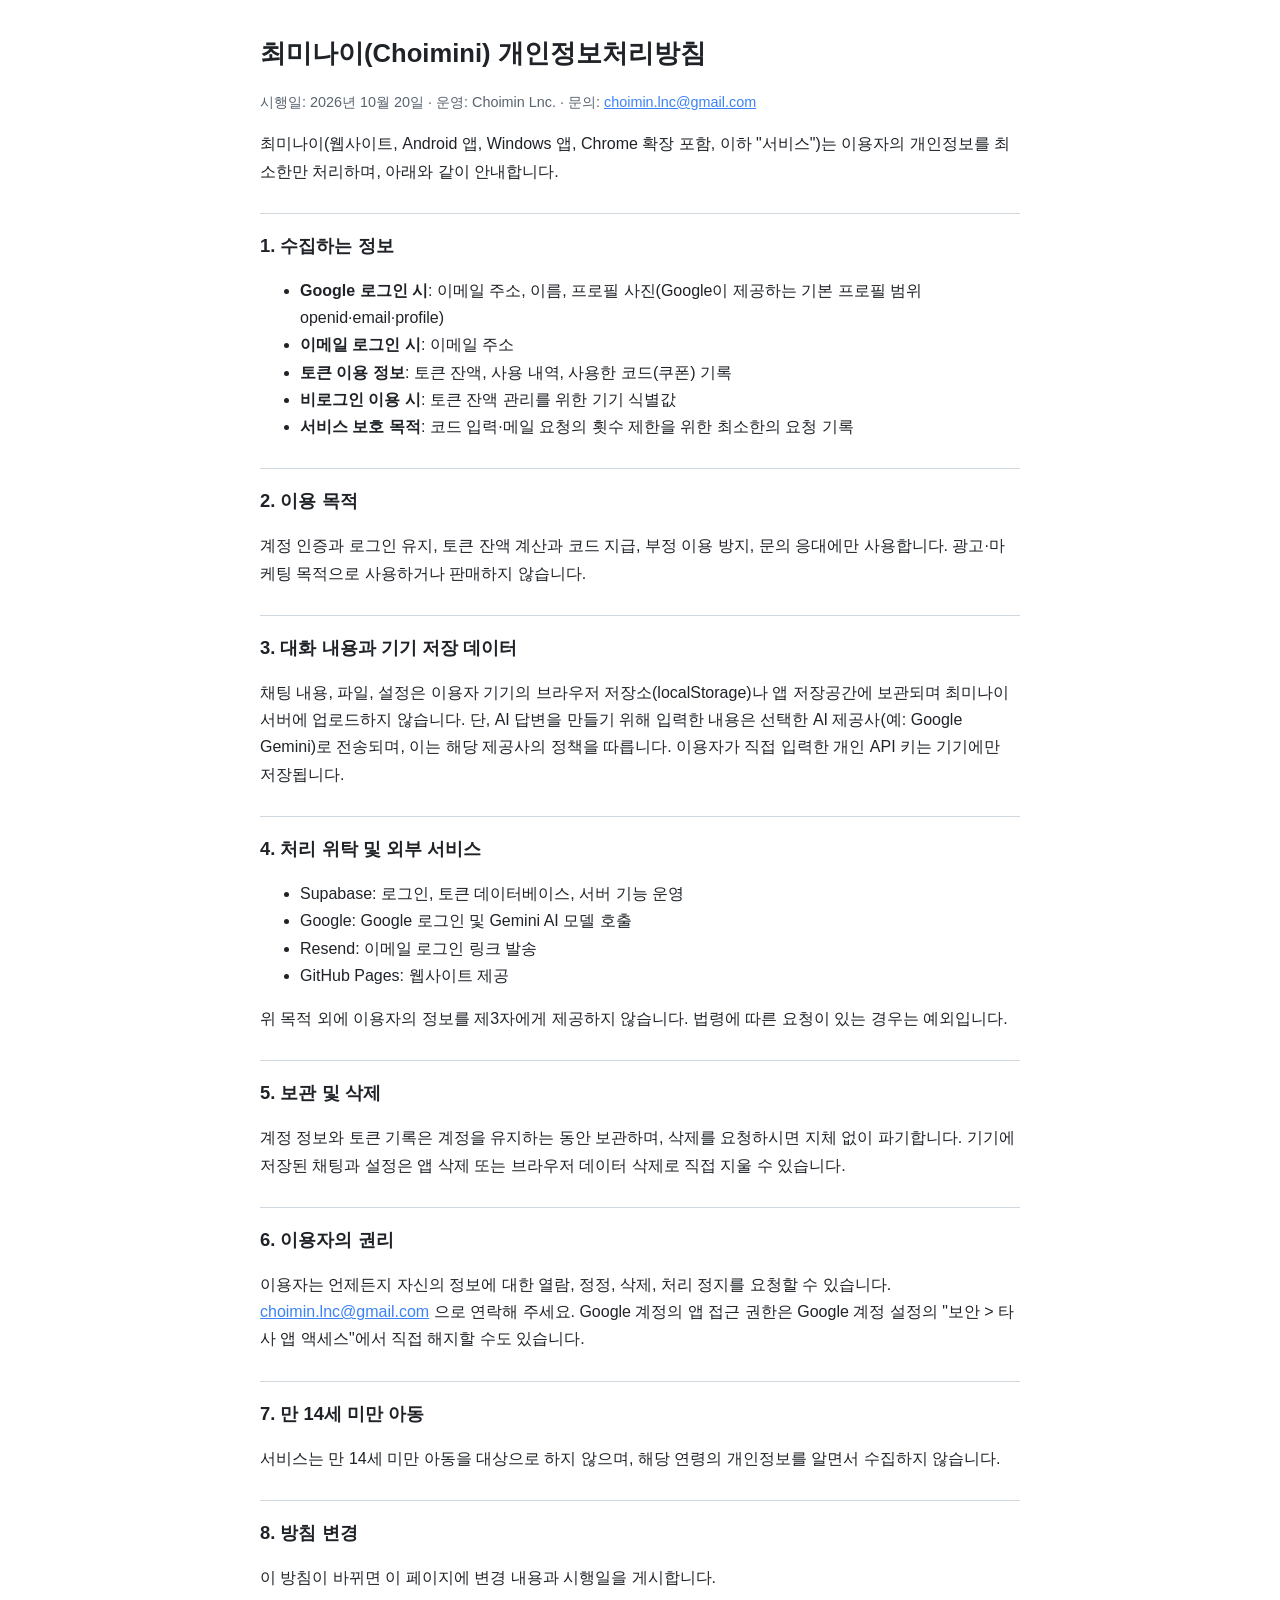
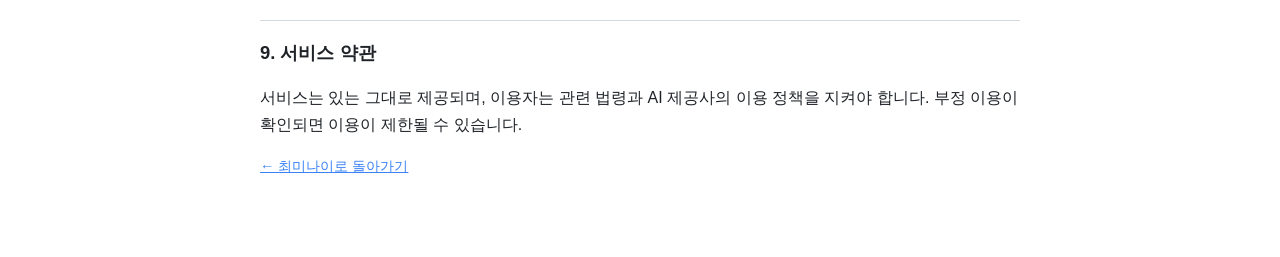
<file: privacy.html>
<!doctype html>
<html lang="ko">
<head>
<meta charset="utf-8">
<meta name="viewport" content="width=device-width,initial-scale=1">
<title>최미나이 개인정보처리방침</title>
<style>
  :root{--bg:#fff;--fg:#1f2328;--mute:#59636e;--line:#d1d9e0;--acc:#3b82f6}
  @media (prefers-color-scheme:dark){:root{--bg:#0d1117;--fg:#e6edf3;--mute:#9198a1;--line:#30363d;--acc:#6ea8fe}}
  body{margin:0;background:var(--bg);color:var(--fg);font:16px/1.7 -apple-system,"Segoe UI","Noto Sans KR",sans-serif}
  main{max-width:760px;margin:0 auto;padding:32px 16px 64px}
  h1{font-size:1.6rem;margin:0 0 4px}
  h2{font-size:1.15rem;margin:28px 0 8px;padding-top:16px;border-top:1px solid var(--line)}
  p,li{color:var(--fg)} .m{color:var(--mute);font-size:.9rem}
  a{color:var(--acc)}
</style>
</head>
<body>
<main>
<h1>최미나이(Choimini) 개인정보처리방침</h1>
<p class="m">시행일: 2026년 10월 20일 · 운영: Choimin Lnc. · 문의: <a href="mailto:choimin.lnc@gmail.com">choimin.lnc@gmail.com</a></p>

<p>최미나이(웹사이트, Android 앱, Windows 앱, Chrome 확장 포함, 이하 "서비스")는 이용자의 개인정보를 최소한만 처리하며, 아래와 같이 안내합니다.</p>

<h2>1. 수집하는 정보</h2>
<ul>
  <li><b>Google 로그인 시</b>: 이메일 주소, 이름, 프로필 사진(Google이 제공하는 기본 프로필 범위 openid·email·profile)</li>
  <li><b>이메일 로그인 시</b>: 이메일 주소</li>
  <li><b>토큰 이용 정보</b>: 토큰 잔액, 사용 내역, 사용한 코드(쿠폰) 기록</li>
  <li><b>비로그인 이용 시</b>: 토큰 잔액 관리를 위한 기기 식별값</li>
  <li><b>서비스 보호 목적</b>: 코드 입력·메일 요청의 횟수 제한을 위한 최소한의 요청 기록</li>
</ul>

<h2>2. 이용 목적</h2>
<p>계정 인증과 로그인 유지, 토큰 잔액 계산과 코드 지급, 부정 이용 방지, 문의 응대에만 사용합니다. 광고·마케팅 목적으로 사용하거나 판매하지 않습니다.</p>

<h2>3. 대화 내용과 기기 저장 데이터</h2>
<p>채팅 내용, 파일, 설정은 이용자 기기의 브라우저 저장소(localStorage)나 앱 저장공간에 보관되며 최미나이 서버에 업로드하지 않습니다. 단, AI 답변을 만들기 위해 입력한 내용은 선택한 AI 제공사(예: Google Gemini)로 전송되며, 이는 해당 제공사의 정책을 따릅니다. 이용자가 직접 입력한 개인 API 키는 기기에만 저장됩니다.</p>

<h2>4. 처리 위탁 및 외부 서비스</h2>
<ul>
  <li>Supabase: 로그인, 토큰 데이터베이스, 서버 기능 운영</li>
  <li>Google: Google 로그인 및 Gemini AI 모델 호출</li>
  <li>Resend: 이메일 로그인 링크 발송</li>
  <li>GitHub Pages: 웹사이트 제공</li>
</ul>
<p>위 목적 외에 이용자의 정보를 제3자에게 제공하지 않습니다. 법령에 따른 요청이 있는 경우는 예외입니다.</p>

<h2>5. 보관 및 삭제</h2>
<p>계정 정보와 토큰 기록은 계정을 유지하는 동안 보관하며, 삭제를 요청하시면 지체 없이 파기합니다. 기기에 저장된 채팅과 설정은 앱 삭제 또는 브라우저 데이터 삭제로 직접 지울 수 있습니다.</p>

<h2>6. 이용자의 권리</h2>
<p>이용자는 언제든지 자신의 정보에 대한 열람, 정정, 삭제, 처리 정지를 요청할 수 있습니다. <a href="mailto:choimin.lnc@gmail.com">choimin.lnc@gmail.com</a> 으로 연락해 주세요. Google 계정의 앱 접근 권한은 Google 계정 설정의 "보안 &gt; 타사 앱 액세스"에서 직접 해지할 수도 있습니다.</p>

<h2>7. 만 14세 미만 아동</h2>
<p>서비스는 만 14세 미만 아동을 대상으로 하지 않으며, 해당 연령의 개인정보를 알면서 수집하지 않습니다.</p>

<h2>8. 방침 변경</h2>
<p>이 방침이 바뀌면 이 페이지에 변경 내용과 시행일을 게시합니다.</p>

<h2>9. 서비스 약관</h2>
<p>서비스는 있는 그대로 제공되며, 이용자는 관련 법령과 AI 제공사의 이용 정책을 지켜야 합니다. 부정 이용이 확인되면 이용이 제한될 수 있습니다.</p>

<p class="m"><a href="./">← 최미나이로 돌아가기</a></p>
</main>
</body>
</html>
</file>
